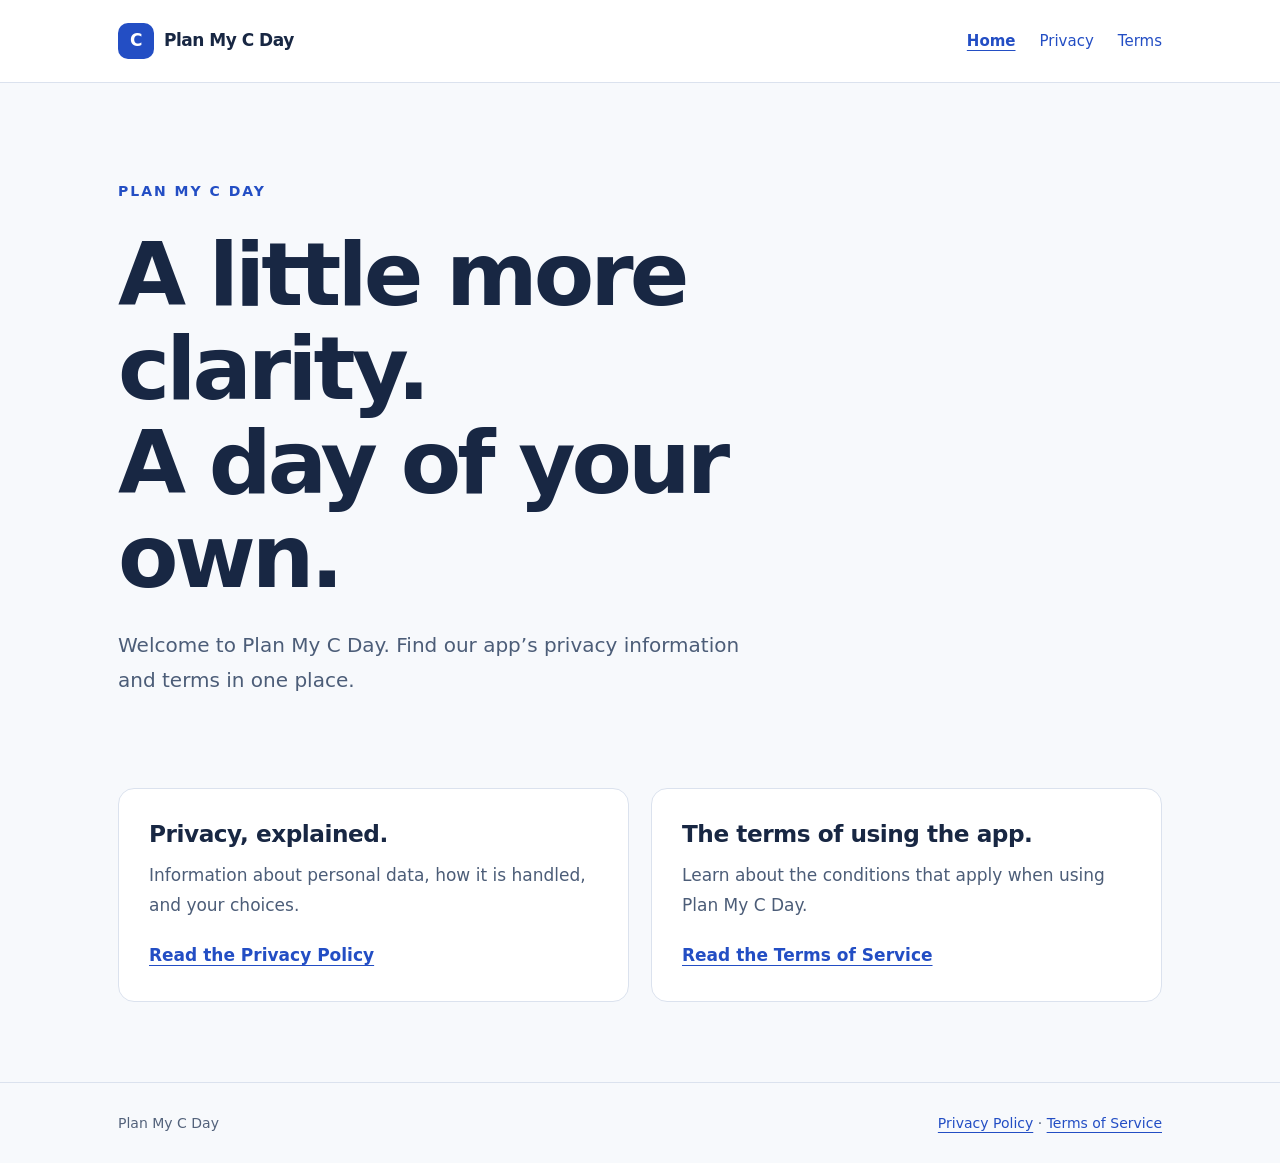
<file: index.html>
<!doctype html>
<html lang="en"><head><meta charset="utf-8"><meta name="viewport" content="width=device-width, initial-scale=1"><meta name="description" content="Home — Plan My C Day."><meta name="robots" content="noindex"><title>Home | Plan My C Day</title><link rel="stylesheet" href="styles.css"><link rel="icon" href="data:image/svg+xml,%3Csvg xmlns='http://www.w3.org/2000/svg' viewBox='0 0 32 32'%3E%3Crect width='32' height='32' rx='8' fill='%23234ec4'/%3E%3Ctext x='16' y='23' text-anchor='middle' font-family='sans-serif' font-size='23' fill='white'%3EC%3C/text%3E%3C/svg%3E"></head>
<body><a class="skip" href="#main">Skip to content</a><header><div class="wrap"><a class="brand" href="index.html"><span aria-hidden="true">C</span>Plan My C Day</a><nav aria-label="Main navigation"><a href="index.html" aria-current="page">Home</a><a href="privacy/index.html">Privacy</a><a href="terms/index.html">Terms</a></nav></div></header><main id="main" class="wrap"><section class="hero"><div class="eyebrow">Plan My C Day</div><h1>A little more clarity.<br>A day of your own.</h1><p class="lead">Welcome to Plan My C Day. Find our app’s privacy information and terms in one place.</p></section><section class="cards" aria-label="App information"><article class="card"><h2>Privacy, explained.</h2><p>Information about personal data, how it is handled, and your choices.</p><a href="privacy/index.html">Read the Privacy Policy</a></article><article class="card"><h2>The terms of using the app.</h2><p>Learn about the conditions that apply when using Plan My C Day.</p><a href="terms/index.html">Read the Terms of Service</a></article></section></main><footer><div class="wrap"><span>Plan My C Day</span><span><a href="privacy/index.html">Privacy Policy</a> · <a href="terms/index.html">Terms of Service</a></span></div></footer></body></html>
</file>
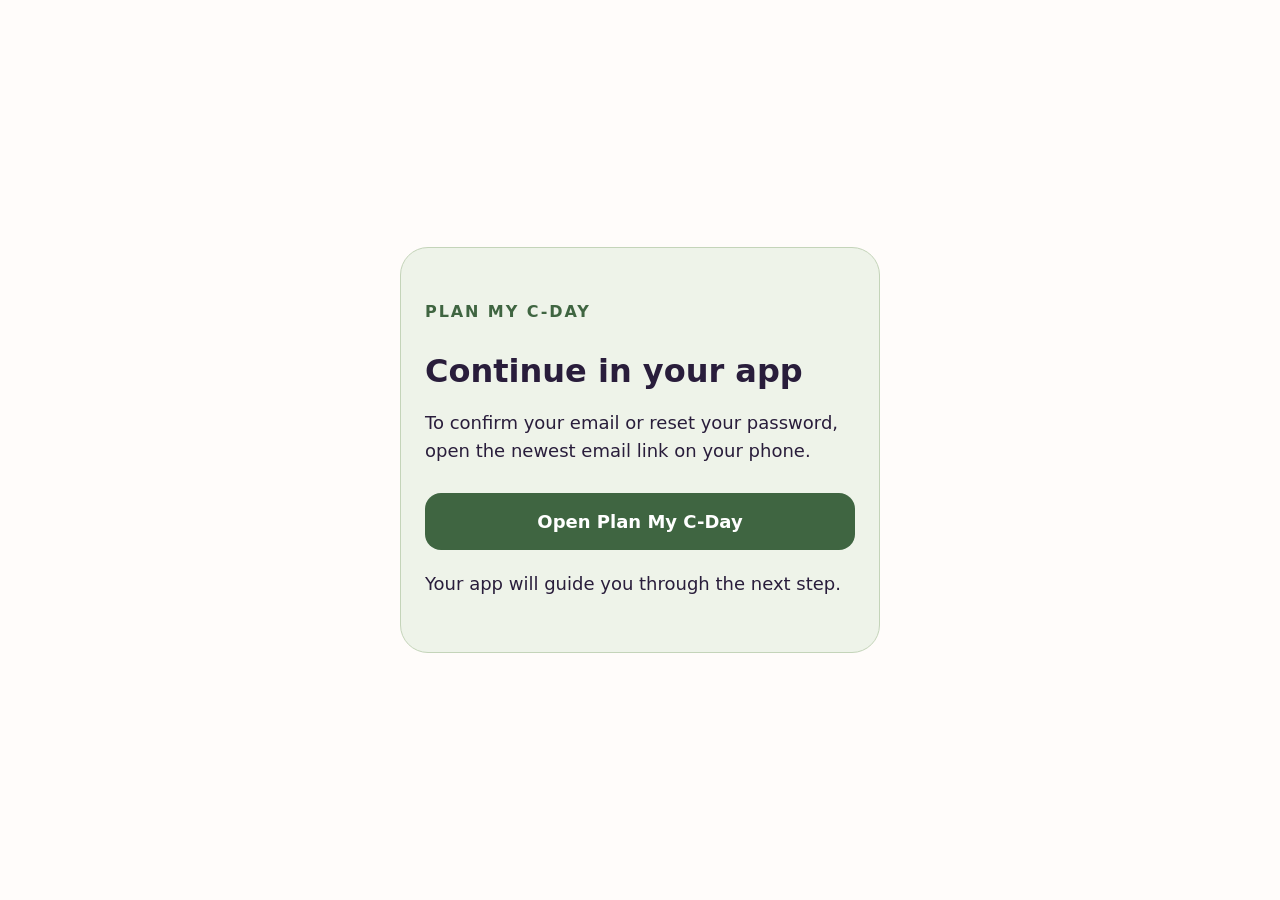
<file: auth/index.html>
<!doctype html>
<html lang="en">
<head>
  <meta charset="utf-8">
  <meta name="viewport" content="width=device-width, initial-scale=1">
  <meta name="referrer" content="no-referrer">
  <meta name="robots" content="noindex,nofollow">
  <meta http-equiv="Content-Security-Policy" content="default-src 'none'; script-src 'self'; style-src 'self'; img-src 'self' data:; base-uri 'none'; form-action 'none'">
  <title>Return to Plan My C-Day</title>
  <link rel="icon" href="data:image/svg+xml,%3Csvg xmlns='http://www.w3.org/2000/svg' viewBox='0 0 32 32'%3E%3Crect width='32' height='32' rx='8' fill='%233f6541'/%3E%3Ctext x='8' y='24' font-size='24' fill='white'%3EC%3C/text%3E%3C/svg%3E">
  <link rel="stylesheet" href="./style.css">
  <script src="./handoff.js" defer></script>
</head>
<body><main>
  <p class="brand">PLAN MY C-DAY</p>
  <h1 id="title">Continue in your app</h1>
  <p id="message" role="status">Open this email link on the phone where Plan My C-Day is installed.</p>
  <a id="open" href="mobile://me">Open Plan My C-Day</a>
  <p id="help">Your app will guide you through the next step.</p>
  <noscript>Enable JavaScript, then reopen the newest link from your email to continue.</noscript>
</main></body></html>
</file>
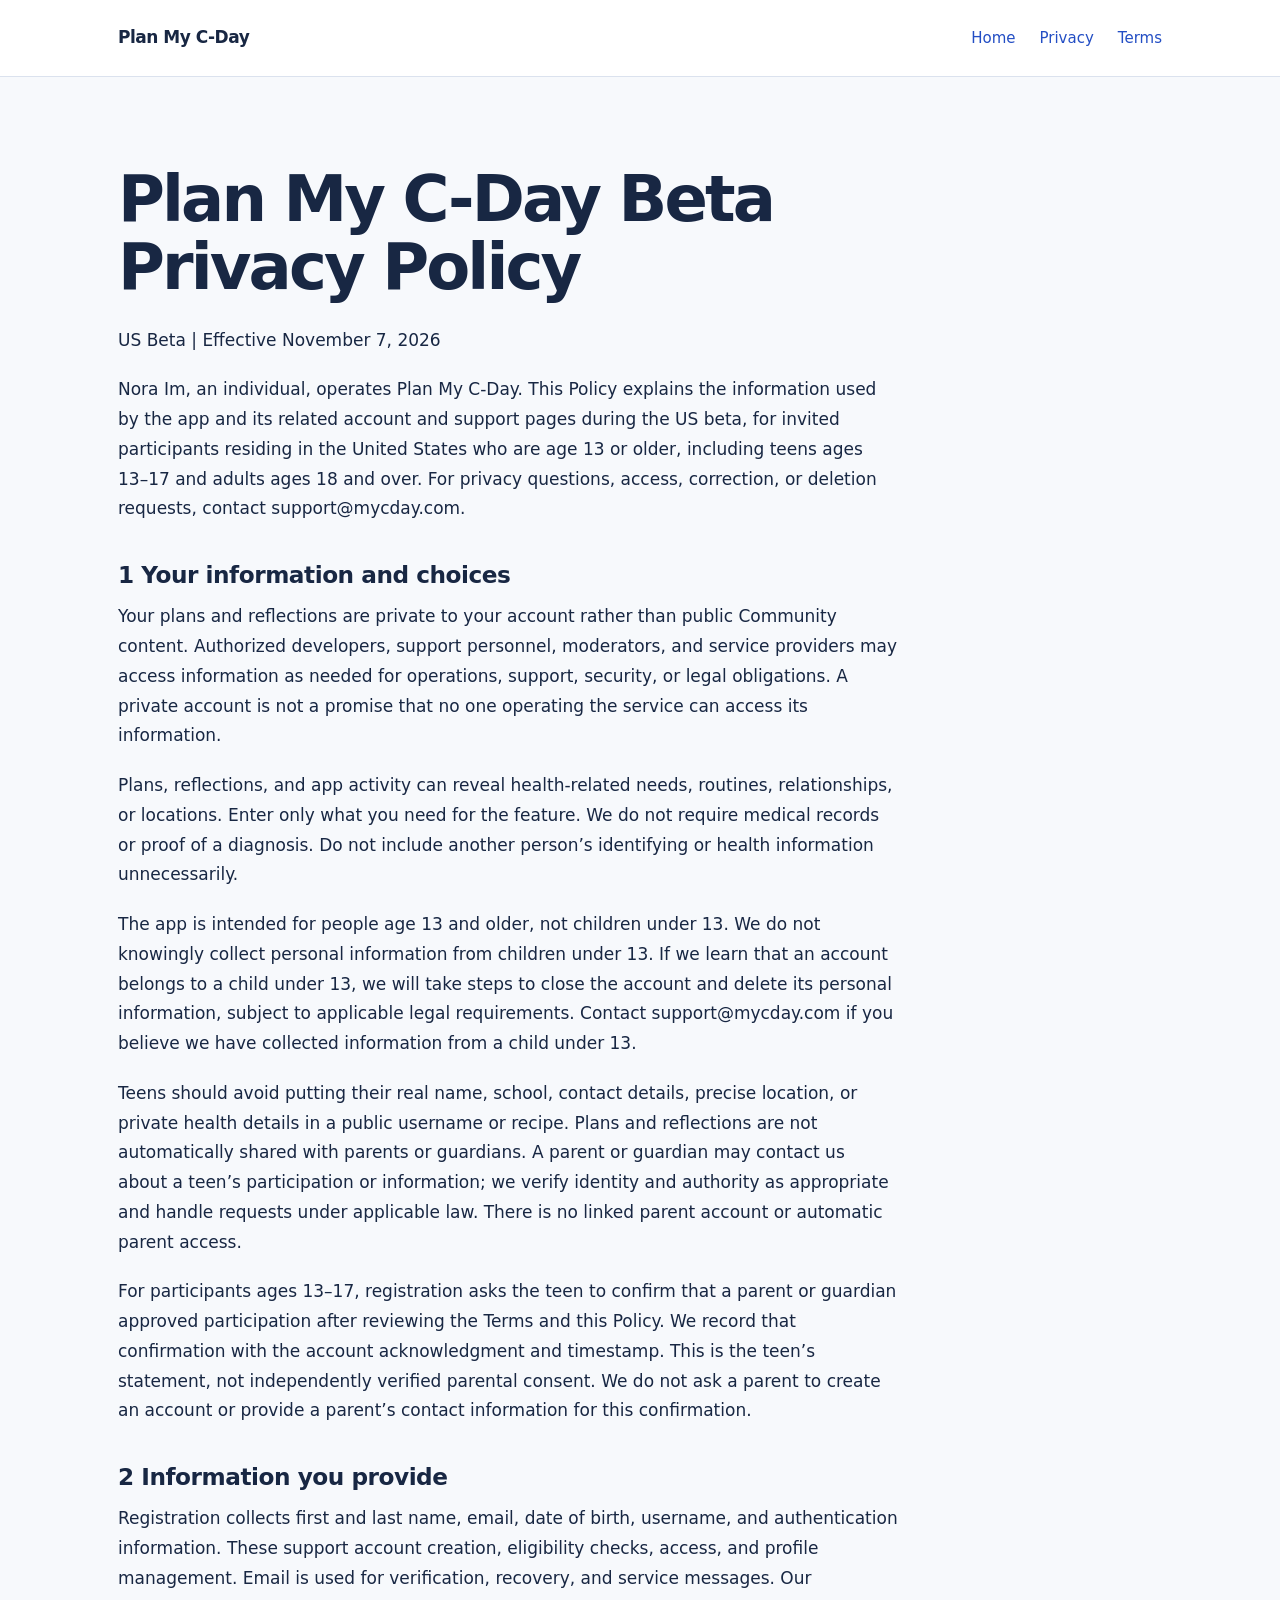
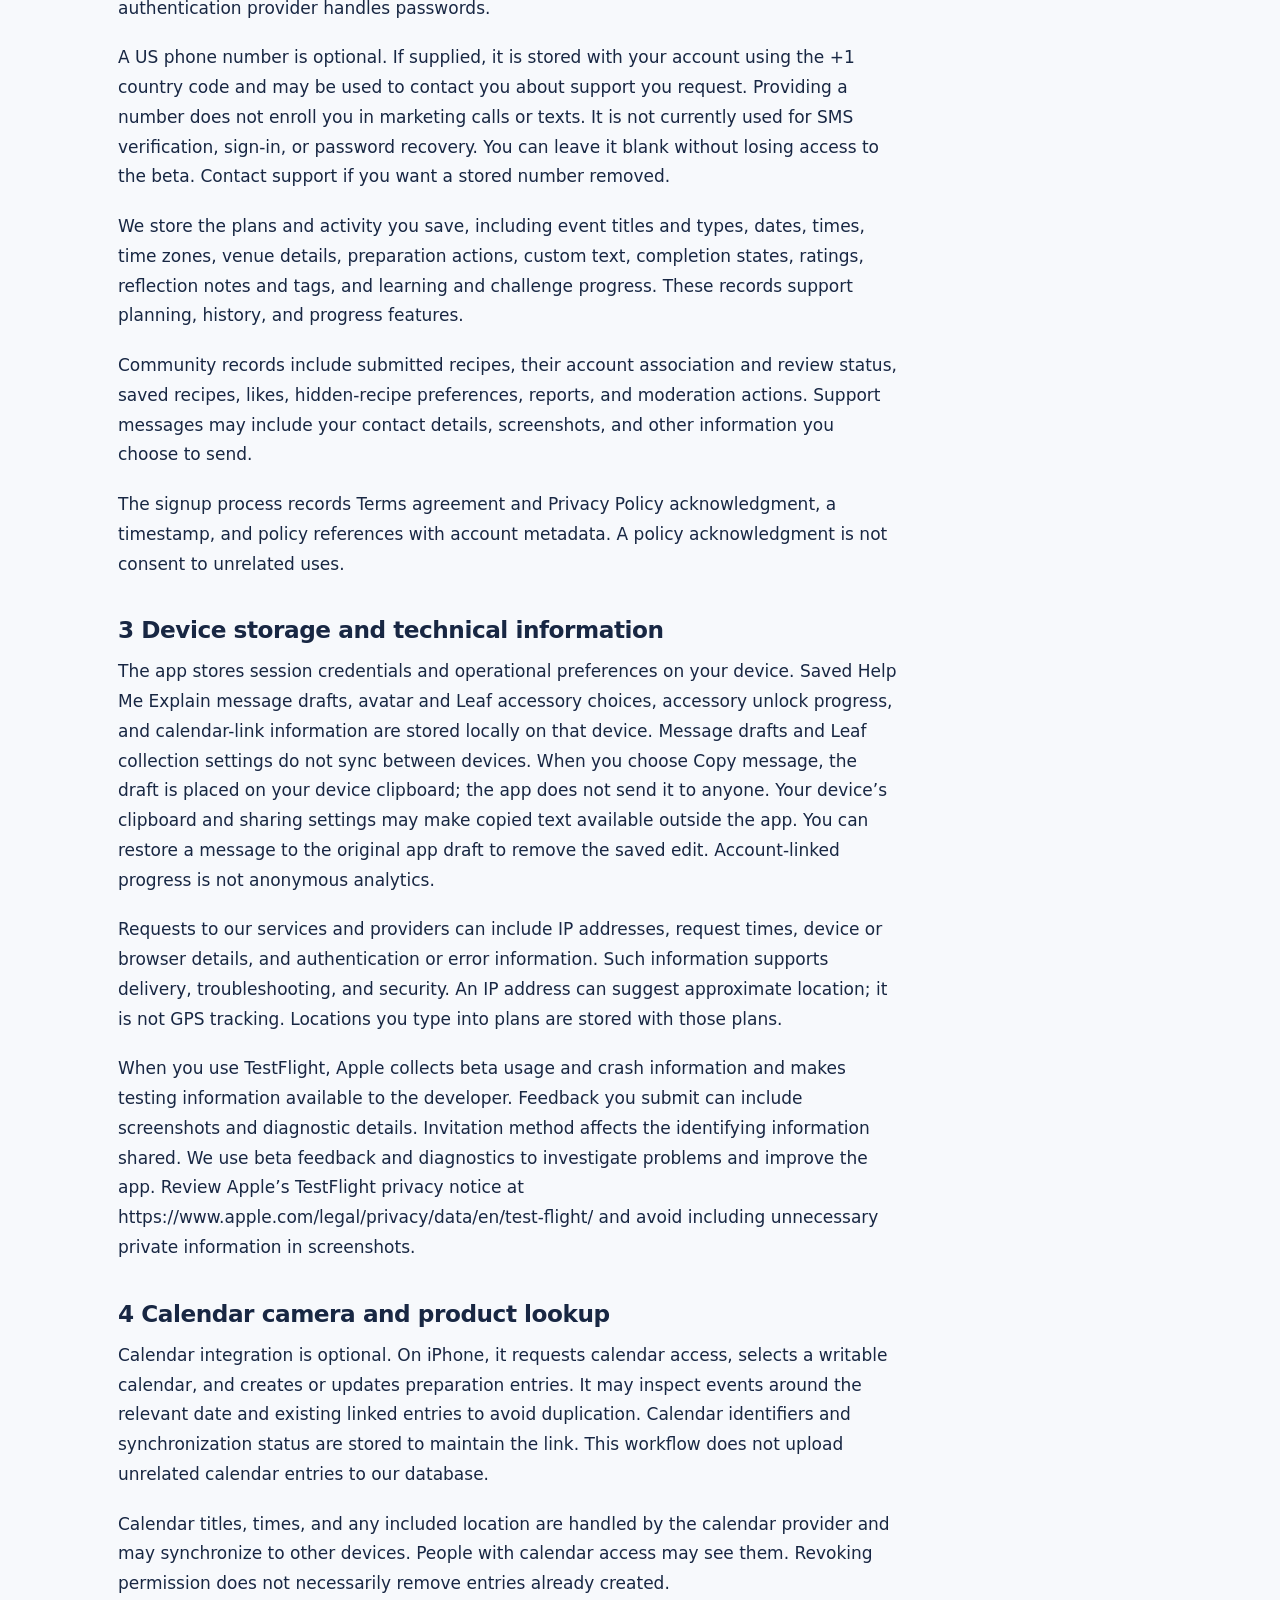
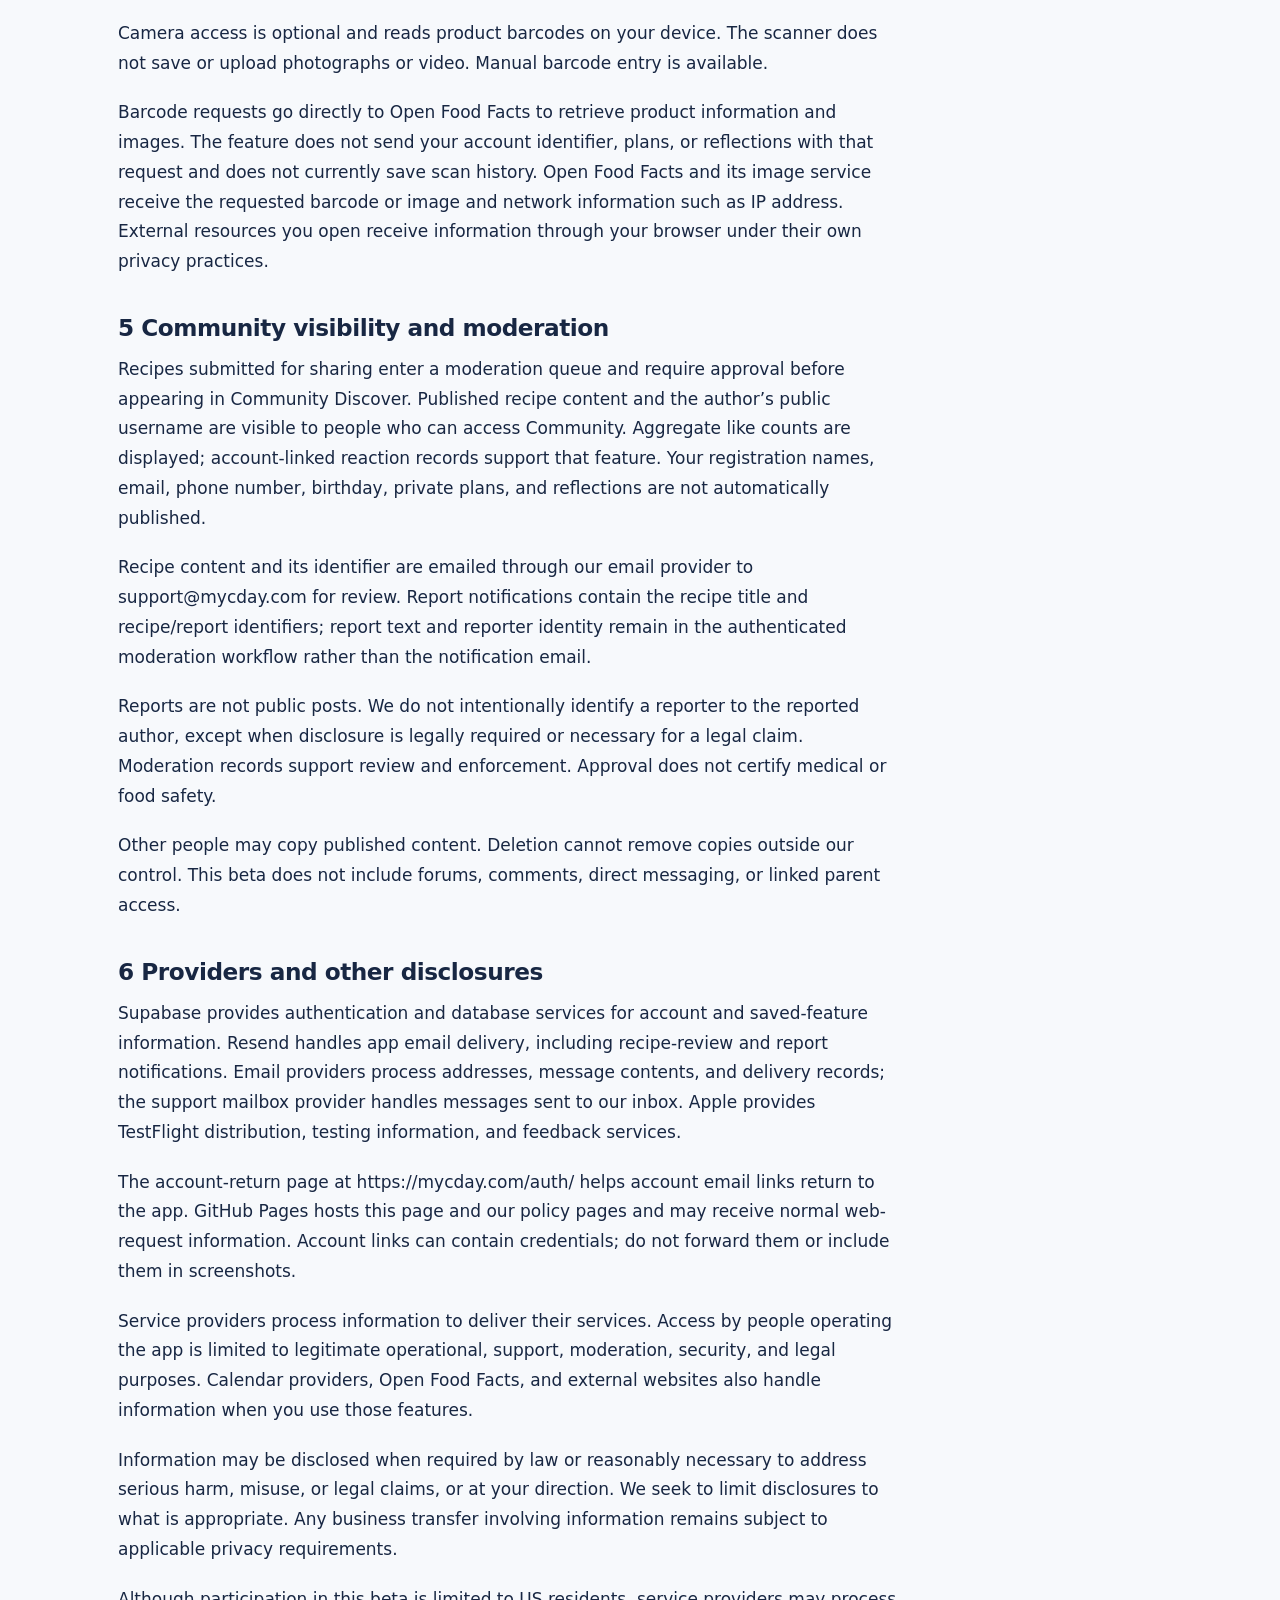
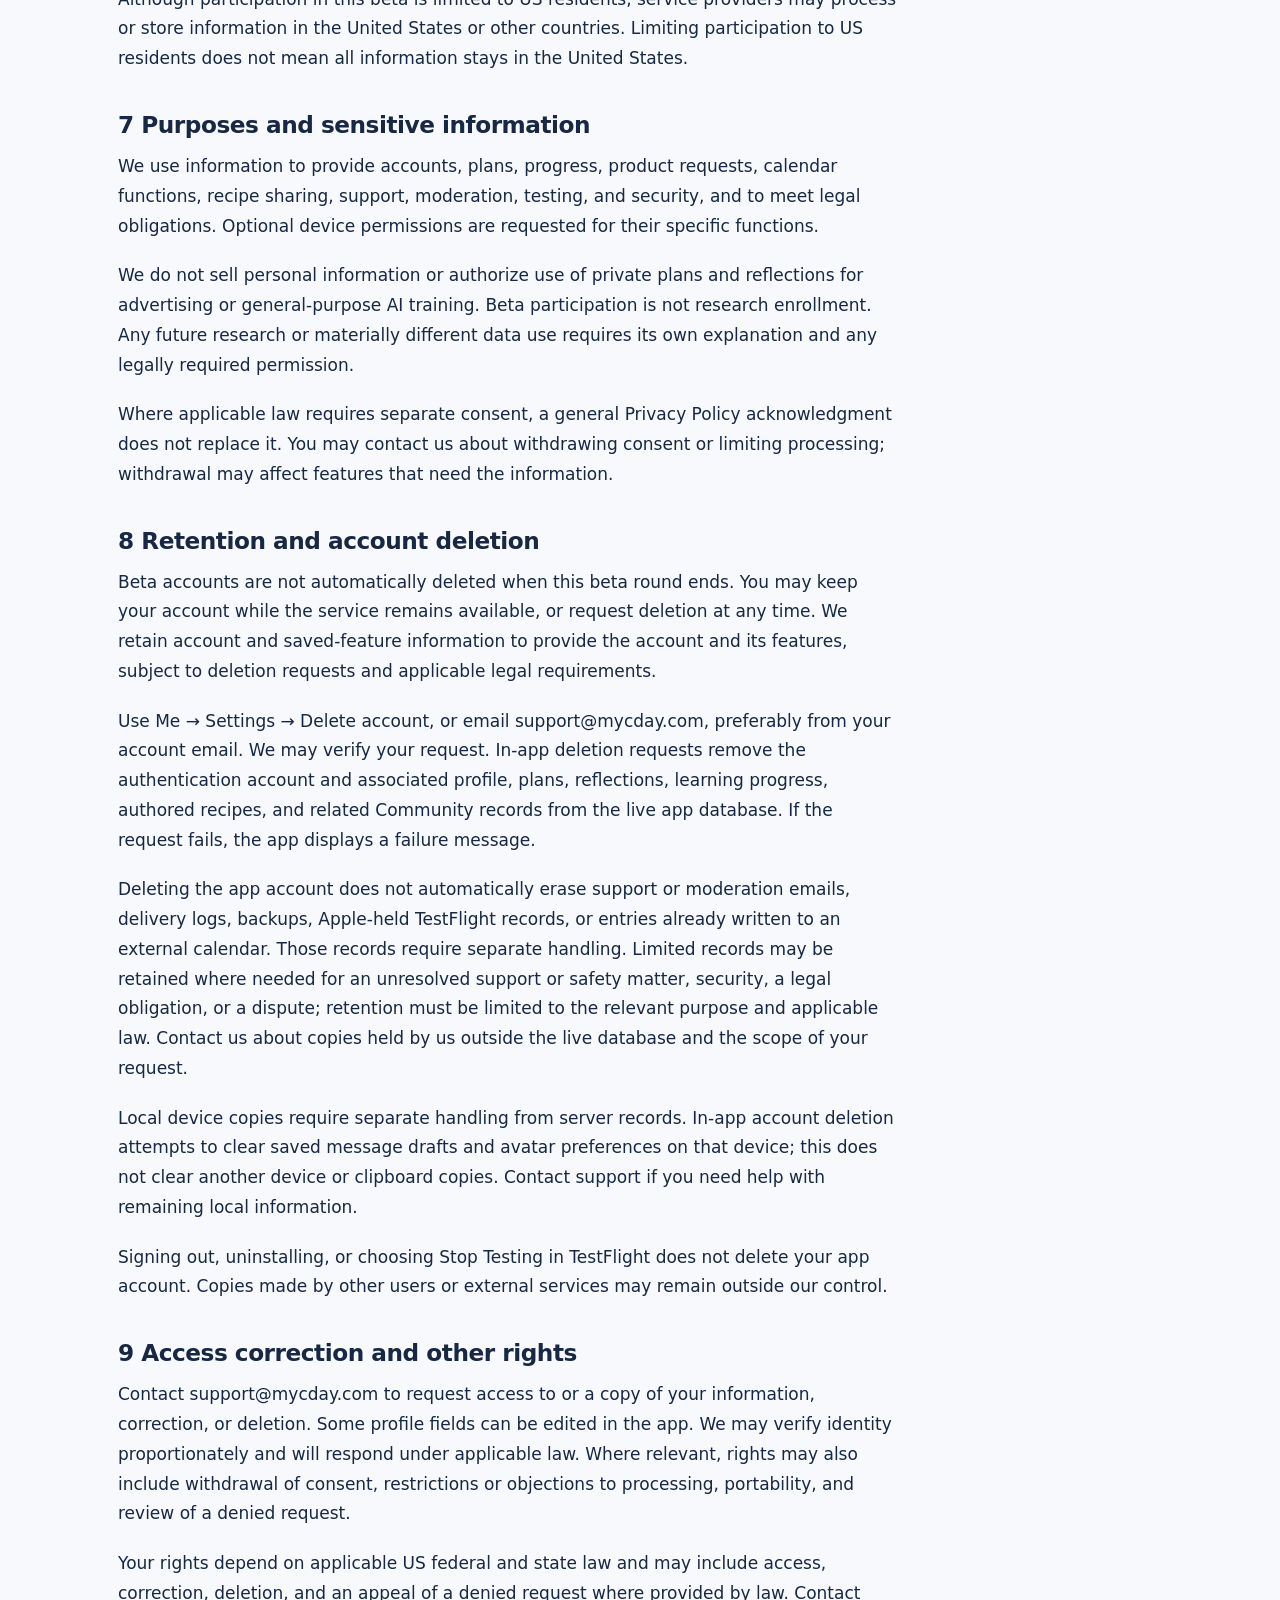
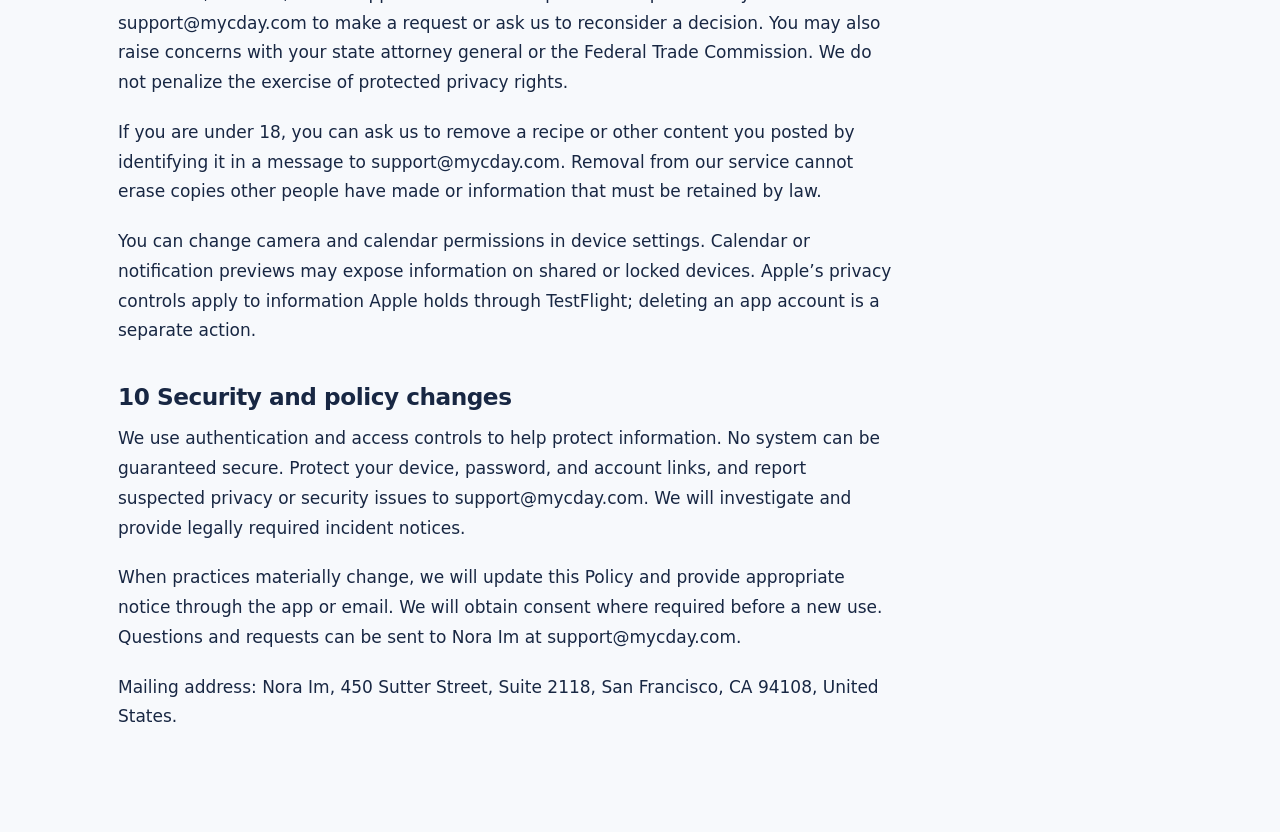
<file: privacy/index.html>
<!doctype html><html lang="en"><head><meta charset="utf-8"><meta name="viewport" content="width=device-width, initial-scale=1"><meta name="robots" content="noindex"><title>Privacy Policy | Plan My C-Day</title><link rel="stylesheet" href="/styles.css"></head><body><a class="skip" href="#main">Skip to content</a><header><div class="wrap"><a class="brand" href="/">Plan My C-Day</a><nav aria-label="Main navigation"><a href="/">Home</a><a href="/privacy/">Privacy</a><a href="/terms/">Terms</a></nav></div></header><main id="main" class="wrap"><article class="legal">
<h1>Plan My C-Day Beta Privacy Policy</h1>
<p>US Beta | Effective November 7, 2026</p>
<p>Nora Im, an individual, operates Plan My C-Day. This Policy explains the information used by the app and its related account and support pages during the US beta, for invited participants residing in the United States who are age 13 or older, including teens ages 13–17 and adults ages 18 and over. For privacy questions, access, correction, or deletion requests, contact support@mycday.com.</p>
<h2>1 Your information and choices</h2>
<p>Your plans and reflections are private to your account rather than public Community content. Authorized developers, support personnel, moderators, and service providers may access information as needed for operations, support, security, or legal obligations. A private account is not a promise that no one operating the service can access its information.</p>
<p>Plans, reflections, and app activity can reveal health-related needs, routines, relationships, or locations. Enter only what you need for the feature. We do not require medical records or proof of a diagnosis. Do not include another person’s identifying or health information unnecessarily.</p>
<p>The app is intended for people age 13 and older, not children under 13. We do not knowingly collect personal information from children under 13. If we learn that an account belongs to a child under 13, we will take steps to close the account and delete its personal information, subject to applicable legal requirements. Contact support@mycday.com if you believe we have collected information from a child under 13.</p>
<p>Teens should avoid putting their real name, school, contact details, precise location, or private health details in a public username or recipe. Plans and reflections are not automatically shared with parents or guardians. A parent or guardian may contact us about a teen’s participation or information; we verify identity and authority as appropriate and handle requests under applicable law. There is no linked parent account or automatic parent access.</p>
<p>For participants ages 13–17, registration asks the teen to confirm that a parent or guardian approved participation after reviewing the Terms and this Policy. We record that confirmation with the account acknowledgment and timestamp. This is the teen’s statement, not independently verified parental consent. We do not ask a parent to create an account or provide a parent’s contact information for this confirmation.</p>
<h2>2 Information you provide</h2>
<p>Registration collects first and last name, email, date of birth, username, and authentication information. These support account creation, eligibility checks, access, and profile management. Email is used for verification, recovery, and service messages. Our authentication provider handles passwords.</p>
<p>A US phone number is optional. If supplied, it is stored with your account using the +1 country code and may be used to contact you about support you request. Providing a number does not enroll you in marketing calls or texts. It is not currently used for SMS verification, sign-in, or password recovery. You can leave it blank without losing access to the beta. Contact support if you want a stored number removed.</p>
<p>We store the plans and activity you save, including event titles and types, dates, times, time zones, venue details, preparation actions, custom text, completion states, ratings, reflection notes and tags, and learning and challenge progress. These records support planning, history, and progress features.</p>
<p>Community records include submitted recipes, their account association and review status, saved recipes, likes, hidden-recipe preferences, reports, and moderation actions. Support messages may include your contact details, screenshots, and other information you choose to send.</p>
<p>The signup process records Terms agreement and Privacy Policy acknowledgment, a timestamp, and policy references with account metadata. A policy acknowledgment is not consent to unrelated uses.</p>
<h2>3 Device storage and technical information</h2>
<p>The app stores session credentials and operational preferences on your device. Saved Help Me Explain message drafts, avatar and Leaf accessory choices, accessory unlock progress, and calendar-link information are stored locally on that device. Message drafts and Leaf collection settings do not sync between devices. When you choose Copy message, the draft is placed on your device clipboard; the app does not send it to anyone. Your device’s clipboard and sharing settings may make copied text available outside the app. You can restore a message to the original app draft to remove the saved edit. Account-linked progress is not anonymous analytics.</p>
<p>Requests to our services and providers can include IP addresses, request times, device or browser details, and authentication or error information. Such information supports delivery, troubleshooting, and security. An IP address can suggest approximate location; it is not GPS tracking. Locations you type into plans are stored with those plans.</p>
<p>When you use TestFlight, Apple collects beta usage and crash information and makes testing information available to the developer. Feedback you submit can include screenshots and diagnostic details. Invitation method affects the identifying information shared. We use beta feedback and diagnostics to investigate problems and improve the app. Review Apple’s TestFlight privacy notice at https://www.apple.com/legal/privacy/data/en/test-flight/ and avoid including unnecessary private information in screenshots.</p>
<h2>4 Calendar camera and product lookup</h2>
<p>Calendar integration is optional. On iPhone, it requests calendar access, selects a writable calendar, and creates or updates preparation entries. It may inspect events around the relevant date and existing linked entries to avoid duplication. Calendar identifiers and synchronization status are stored to maintain the link. This workflow does not upload unrelated calendar entries to our database.</p>
<p>Calendar titles, times, and any included location are handled by the calendar provider and may synchronize to other devices. People with calendar access may see them. Revoking permission does not necessarily remove entries already created.</p>
<p>Camera access is optional and reads product barcodes on your device. The scanner does not save or upload photographs or video. Manual barcode entry is available.</p>
<p>Barcode requests go directly to Open Food Facts to retrieve product information and images. The feature does not send your account identifier, plans, or reflections with that request and does not currently save scan history. Open Food Facts and its image service receive the requested barcode or image and network information such as IP address. External resources you open receive information through your browser under their own privacy practices.</p>
<h2>5 Community visibility and moderation</h2>
<p>Recipes submitted for sharing enter a moderation queue and require approval before appearing in Community Discover. Published recipe content and the author’s public username are visible to people who can access Community. Aggregate like counts are displayed; account-linked reaction records support that feature. Your registration names, email, phone number, birthday, private plans, and reflections are not automatically published.</p>
<p>Recipe content and its identifier are emailed through our email provider to support@mycday.com for review. Report notifications contain the recipe title and recipe/report identifiers; report text and reporter identity remain in the authenticated moderation workflow rather than the notification email.</p>
<p>Reports are not public posts. We do not intentionally identify a reporter to the reported author, except when disclosure is legally required or necessary for a legal claim. Moderation records support review and enforcement. Approval does not certify medical or food safety.</p>
<p>Other people may copy published content. Deletion cannot remove copies outside our control. This beta does not include forums, comments, direct messaging, or linked parent access.</p>
<h2>6 Providers and other disclosures</h2>
<p>Supabase provides authentication and database services for account and saved-feature information. Resend handles app email delivery, including recipe-review and report notifications. Email providers process addresses, message contents, and delivery records; the support mailbox provider handles messages sent to our inbox. Apple provides TestFlight distribution, testing information, and feedback services.</p>
<p>The account-return page at https://mycday.com/auth/ helps account email links return to the app. GitHub Pages hosts this page and our policy pages and may receive normal web-request information. Account links can contain credentials; do not forward them or include them in screenshots.</p>
<p>Service providers process information to deliver their services. Access by people operating the app is limited to legitimate operational, support, moderation, security, and legal purposes. Calendar providers, Open Food Facts, and external websites also handle information when you use those features.</p>
<p>Information may be disclosed when required by law or reasonably necessary to address serious harm, misuse, or legal claims, or at your direction. We seek to limit disclosures to what is appropriate. Any business transfer involving information remains subject to applicable privacy requirements.</p>
<p>Although participation in this beta is limited to US residents, service providers may process or store information in the United States or other countries. Limiting participation to US residents does not mean all information stays in the United States.</p>
<h2>7 Purposes and sensitive information</h2>
<p>We use information to provide accounts, plans, progress, product requests, calendar functions, recipe sharing, support, moderation, testing, and security, and to meet legal obligations. Optional device permissions are requested for their specific functions.</p>
<p>We do not sell personal information or authorize use of private plans and reflections for advertising or general-purpose AI training. Beta participation is not research enrollment. Any future research or materially different data use requires its own explanation and any legally required permission.</p>
<p>Where applicable law requires separate consent, a general Privacy Policy acknowledgment does not replace it. You may contact us about withdrawing consent or limiting processing; withdrawal may affect features that need the information.</p>
<h2>8 Retention and account deletion</h2>
<p>Beta accounts are not automatically deleted when this beta round ends. You may keep your account while the service remains available, or request deletion at any time. We retain account and saved-feature information to provide the account and its features, subject to deletion requests and applicable legal requirements.</p>
<p>Use Me → Settings → Delete account, or email support@mycday.com, preferably from your account email. We may verify your request. In-app deletion requests remove the authentication account and associated profile, plans, reflections, learning progress, authored recipes, and related Community records from the live app database. If the request fails, the app displays a failure message.</p>
<p>Deleting the app account does not automatically erase support or moderation emails, delivery logs, backups, Apple-held TestFlight records, or entries already written to an external calendar. Those records require separate handling. Limited records may be retained where needed for an unresolved support or safety matter, security, a legal obligation, or a dispute; retention must be limited to the relevant purpose and applicable law. Contact us about copies held by us outside the live database and the scope of your request.</p>
<p>Local device copies require separate handling from server records. In-app account deletion attempts to clear saved message drafts and avatar preferences on that device; this does not clear another device or clipboard copies. Contact support if you need help with remaining local information.</p>
<p>Signing out, uninstalling, or choosing Stop Testing in TestFlight does not delete your app account. Copies made by other users or external services may remain outside our control.</p>
<h2>9 Access correction and other rights</h2>
<p>Contact support@mycday.com to request access to or a copy of your information, correction, or deletion. Some profile fields can be edited in the app. We may verify identity proportionately and will respond under applicable law. Where relevant, rights may also include withdrawal of consent, restrictions or objections to processing, portability, and review of a denied request.</p>
<p>Your rights depend on applicable US federal and state law and may include access, correction, deletion, and an appeal of a denied request where provided by law. Contact support@mycday.com to make a request or ask us to reconsider a decision. You may also raise concerns with your state attorney general or the Federal Trade Commission. We do not penalize the exercise of protected privacy rights.</p>
<p>If you are under 18, you can ask us to remove a recipe or other content you posted by identifying it in a message to support@mycday.com. Removal from our service cannot erase copies other people have made or information that must be retained by law.</p>
<p>You can change camera and calendar permissions in device settings. Calendar or notification previews may expose information on shared or locked devices. Apple’s privacy controls apply to information Apple holds through TestFlight; deleting an app account is a separate action.</p>
<h2>10 Security and policy changes</h2>
<p>We use authentication and access controls to help protect information. No system can be guaranteed secure. Protect your device, password, and account links, and report suspected privacy or security issues to support@mycday.com. We will investigate and provide legally required incident notices.</p>
<p>When practices materially change, we will update this Policy and provide appropriate notice through the app or email. We will obtain consent where required before a new use. Questions and requests can be sent to Nora Im at support@mycday.com.</p>
<p>Mailing address: Nora Im, 450 Sutter Street, Suite 2118, San Francisco, CA 94108, United States.</p>
</article></main></body></html>
</file>
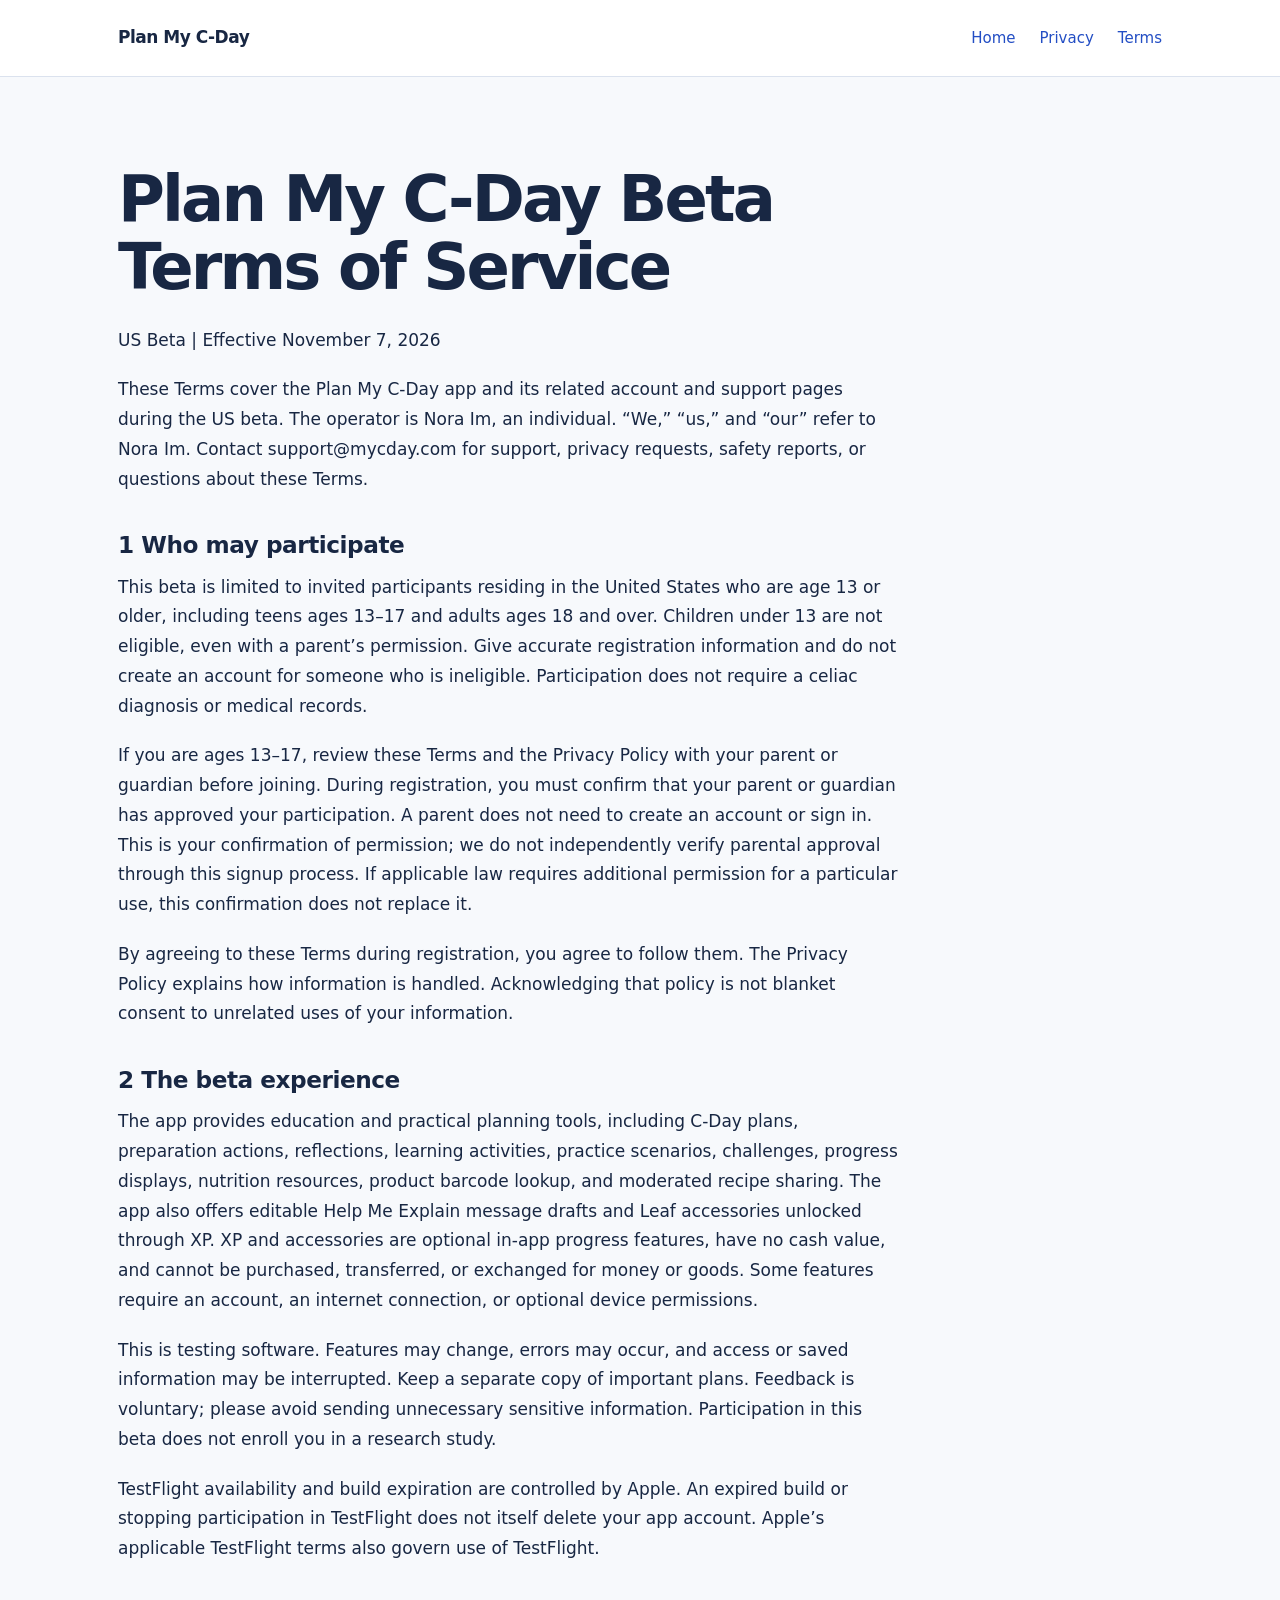
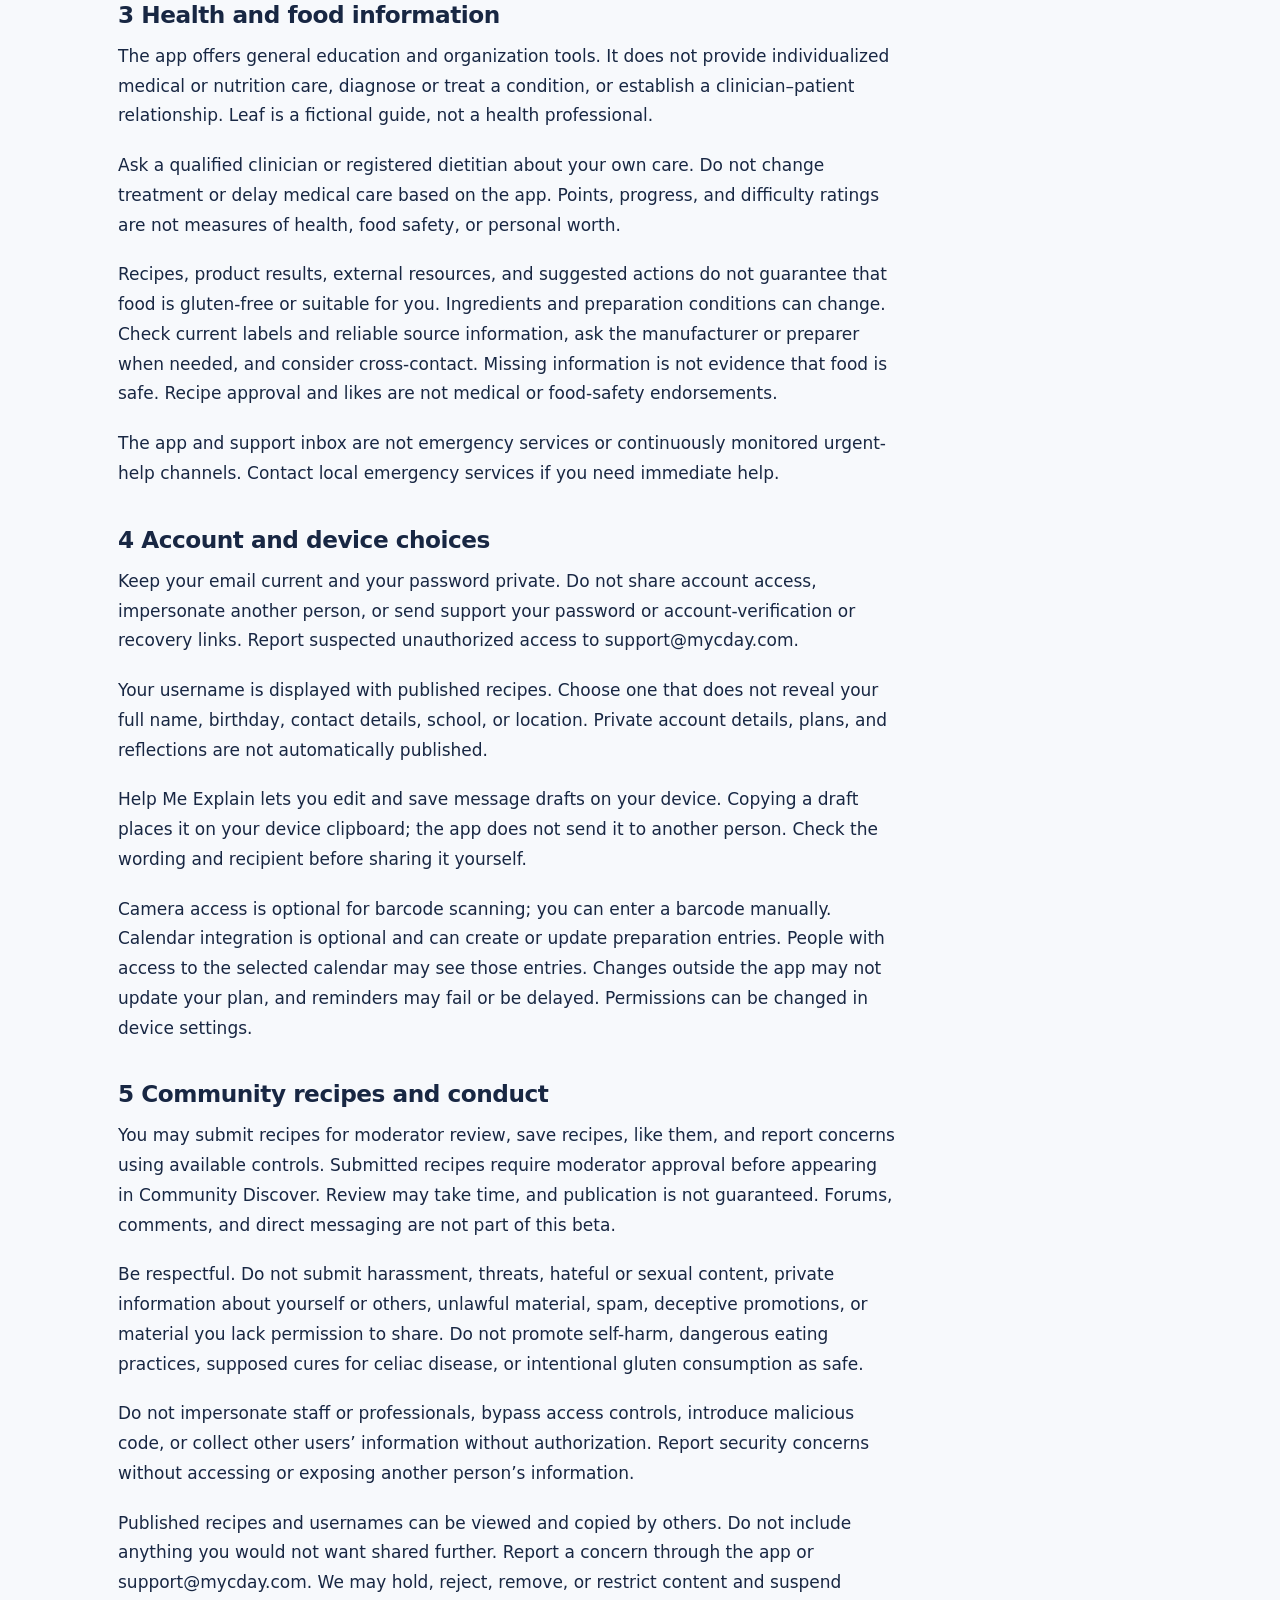
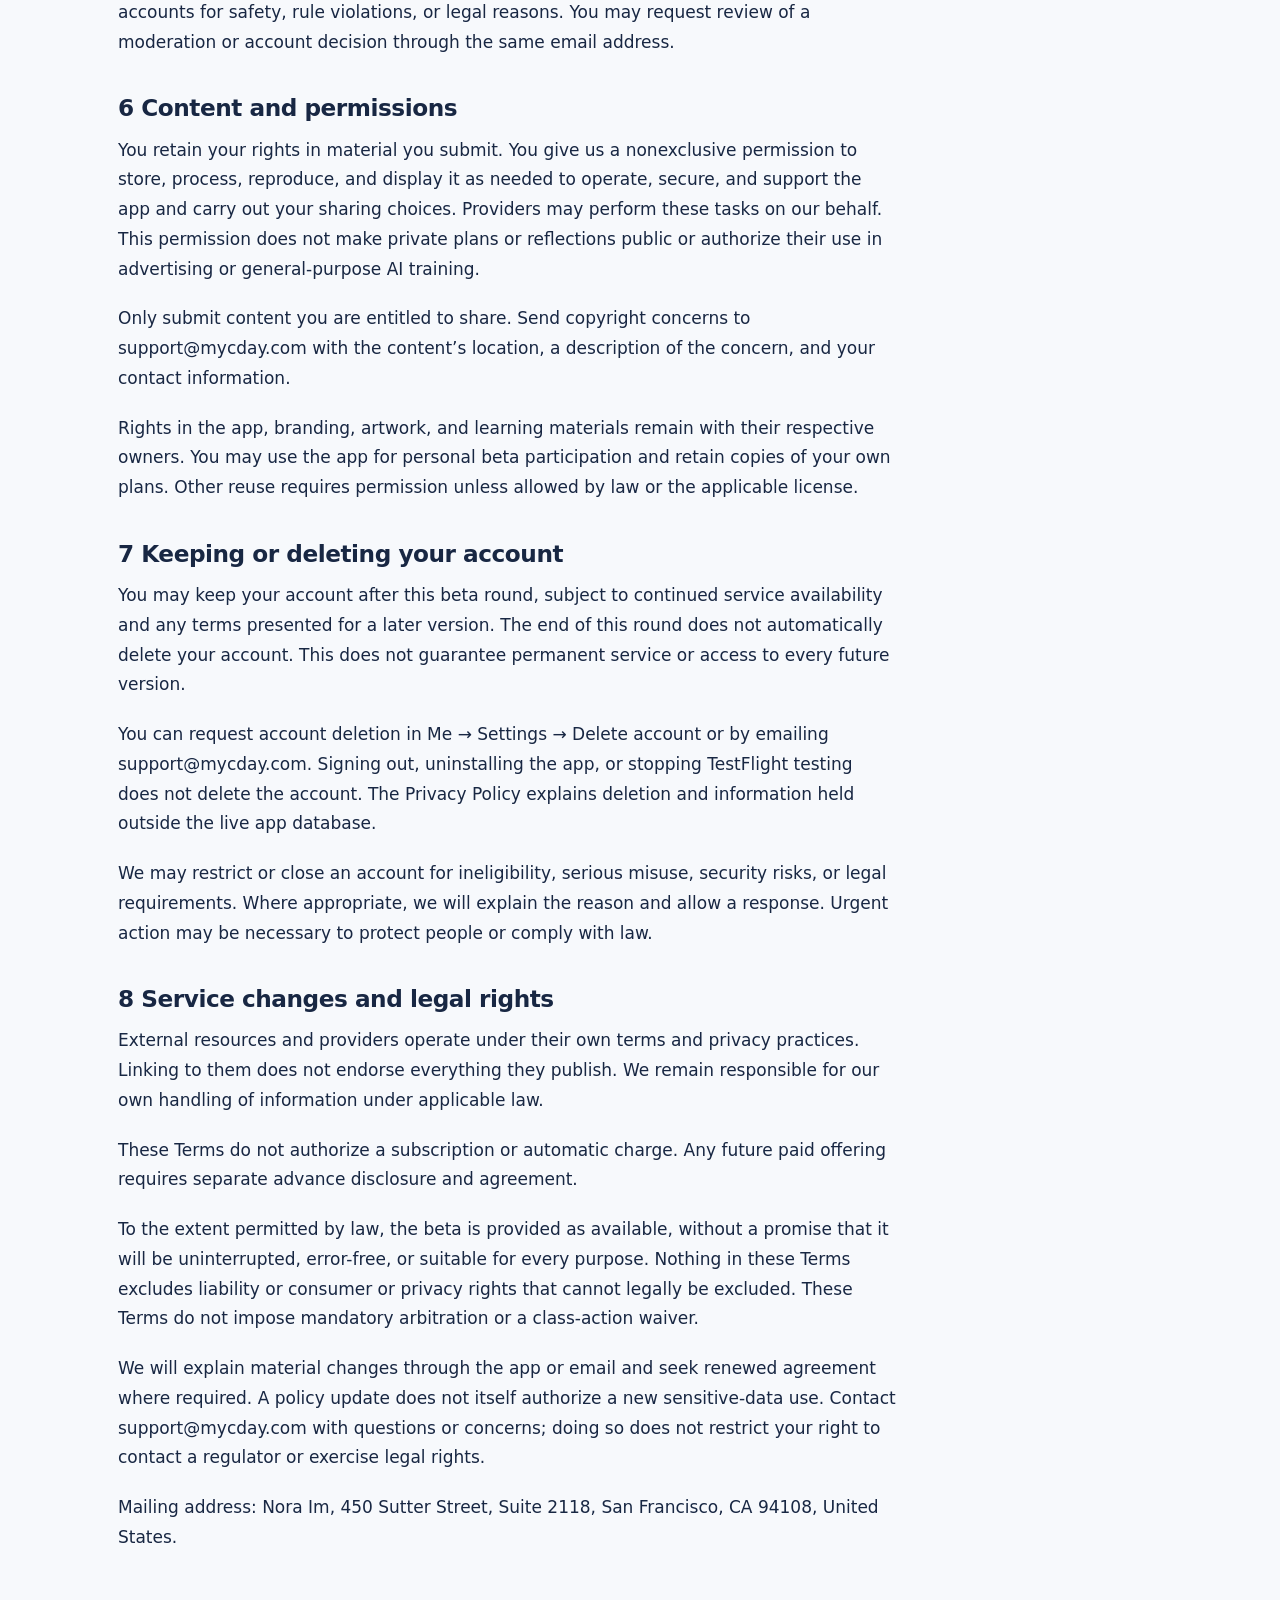
<file: terms/index.html>
<!doctype html><html lang="en"><head><meta charset="utf-8"><meta name="viewport" content="width=device-width, initial-scale=1"><meta name="robots" content="noindex"><title>Terms of Service | Plan My C-Day</title><link rel="stylesheet" href="/styles.css"></head><body><a class="skip" href="#main">Skip to content</a><header><div class="wrap"><a class="brand" href="/">Plan My C-Day</a><nav aria-label="Main navigation"><a href="/">Home</a><a href="/privacy/">Privacy</a><a href="/terms/">Terms</a></nav></div></header><main id="main" class="wrap"><article class="legal">
<h1>Plan My C-Day Beta Terms of Service</h1>
<p>US Beta | Effective November 7, 2026</p>
<p>These Terms cover the Plan My C-Day app and its related account and support pages during the US beta. The operator is Nora Im, an individual. “We,” “us,” and “our” refer to Nora Im. Contact support@mycday.com for support, privacy requests, safety reports, or questions about these Terms.</p>
<h2>1 Who may participate</h2>
<p>This beta is limited to invited participants residing in the United States who are age 13 or older, including teens ages 13–17 and adults ages 18 and over. Children under 13 are not eligible, even with a parent’s permission. Give accurate registration information and do not create an account for someone who is ineligible. Participation does not require a celiac diagnosis or medical records.</p>
<p>If you are ages 13–17, review these Terms and the Privacy Policy with your parent or guardian before joining. During registration, you must confirm that your parent or guardian has approved your participation. A parent does not need to create an account or sign in. This is your confirmation of permission; we do not independently verify parental approval through this signup process. If applicable law requires additional permission for a particular use, this confirmation does not replace it.</p>
<p>By agreeing to these Terms during registration, you agree to follow them. The Privacy Policy explains how information is handled. Acknowledging that policy is not blanket consent to unrelated uses of your information.</p>
<h2>2 The beta experience</h2>
<p>The app provides education and practical planning tools, including C-Day plans, preparation actions, reflections, learning activities, practice scenarios, challenges, progress displays, nutrition resources, product barcode lookup, and moderated recipe sharing. The app also offers editable Help Me Explain message drafts and Leaf accessories unlocked through XP. XP and accessories are optional in-app progress features, have no cash value, and cannot be purchased, transferred, or exchanged for money or goods. Some features require an account, an internet connection, or optional device permissions.</p>
<p>This is testing software. Features may change, errors may occur, and access or saved information may be interrupted. Keep a separate copy of important plans. Feedback is voluntary; please avoid sending unnecessary sensitive information. Participation in this beta does not enroll you in a research study.</p>
<p>TestFlight availability and build expiration are controlled by Apple. An expired build or stopping participation in TestFlight does not itself delete your app account. Apple’s applicable TestFlight terms also govern use of TestFlight.</p>
<h2>3 Health and food information</h2>
<p>The app offers general education and organization tools. It does not provide individualized medical or nutrition care, diagnose or treat a condition, or establish a clinician–patient relationship. Leaf is a fictional guide, not a health professional.</p>
<p>Ask a qualified clinician or registered dietitian about your own care. Do not change treatment or delay medical care based on the app. Points, progress, and difficulty ratings are not measures of health, food safety, or personal worth.</p>
<p>Recipes, product results, external resources, and suggested actions do not guarantee that food is gluten-free or suitable for you. Ingredients and preparation conditions can change. Check current labels and reliable source information, ask the manufacturer or preparer when needed, and consider cross-contact. Missing information is not evidence that food is safe. Recipe approval and likes are not medical or food-safety endorsements.</p>
<p>The app and support inbox are not emergency services or continuously monitored urgent-help channels. Contact local emergency services if you need immediate help.</p>
<h2>4 Account and device choices</h2>
<p>Keep your email current and your password private. Do not share account access, impersonate another person, or send support your password or account-verification or recovery links. Report suspected unauthorized access to support@mycday.com.</p>
<p>Your username is displayed with published recipes. Choose one that does not reveal your full name, birthday, contact details, school, or location. Private account details, plans, and reflections are not automatically published.</p>
<p>Help Me Explain lets you edit and save message drafts on your device. Copying a draft places it on your device clipboard; the app does not send it to another person. Check the wording and recipient before sharing it yourself.</p>
<p>Camera access is optional for barcode scanning; you can enter a barcode manually. Calendar integration is optional and can create or update preparation entries. People with access to the selected calendar may see those entries. Changes outside the app may not update your plan, and reminders may fail or be delayed. Permissions can be changed in device settings.</p>
<h2>5 Community recipes and conduct</h2>
<p>You may submit recipes for moderator review, save recipes, like them, and report concerns using available controls. Submitted recipes require moderator approval before appearing in Community Discover. Review may take time, and publication is not guaranteed. Forums, comments, and direct messaging are not part of this beta.</p>
<p>Be respectful. Do not submit harassment, threats, hateful or sexual content, private information about yourself or others, unlawful material, spam, deceptive promotions, or material you lack permission to share. Do not promote self-harm, dangerous eating practices, supposed cures for celiac disease, or intentional gluten consumption as safe.</p>
<p>Do not impersonate staff or professionals, bypass access controls, introduce malicious code, or collect other users’ information without authorization. Report security concerns without accessing or exposing another person’s information.</p>
<p>Published recipes and usernames can be viewed and copied by others. Do not include anything you would not want shared further. Report a concern through the app or support@mycday.com. We may hold, reject, remove, or restrict content and suspend accounts for safety, rule violations, or legal reasons. You may request review of a moderation or account decision through the same email address.</p>
<h2>6 Content and permissions</h2>
<p>You retain your rights in material you submit. You give us a nonexclusive permission to store, process, reproduce, and display it as needed to operate, secure, and support the app and carry out your sharing choices. Providers may perform these tasks on our behalf. This permission does not make private plans or reflections public or authorize their use in advertising or general-purpose AI training.</p>
<p>Only submit content you are entitled to share. Send copyright concerns to support@mycday.com with the content’s location, a description of the concern, and your contact information.</p>
<p>Rights in the app, branding, artwork, and learning materials remain with their respective owners. You may use the app for personal beta participation and retain copies of your own plans. Other reuse requires permission unless allowed by law or the applicable license.</p>
<h2>7 Keeping or deleting your account</h2>
<p>You may keep your account after this beta round, subject to continued service availability and any terms presented for a later version. The end of this round does not automatically delete your account. This does not guarantee permanent service or access to every future version.</p>
<p>You can request account deletion in Me → Settings → Delete account or by emailing support@mycday.com. Signing out, uninstalling the app, or stopping TestFlight testing does not delete the account. The Privacy Policy explains deletion and information held outside the live app database.</p>
<p>We may restrict or close an account for ineligibility, serious misuse, security risks, or legal requirements. Where appropriate, we will explain the reason and allow a response. Urgent action may be necessary to protect people or comply with law.</p>
<h2>8 Service changes and legal rights</h2>
<p>External resources and providers operate under their own terms and privacy practices. Linking to them does not endorse everything they publish. We remain responsible for our own handling of information under applicable law.</p>
<p>These Terms do not authorize a subscription or automatic charge. Any future paid offering requires separate advance disclosure and agreement.</p>
<p>To the extent permitted by law, the beta is provided as available, without a promise that it will be uninterrupted, error-free, or suitable for every purpose. Nothing in these Terms excludes liability or consumer or privacy rights that cannot legally be excluded. These Terms do not impose mandatory arbitration or a class-action waiver.</p>
<p>We will explain material changes through the app or email and seek renewed agreement where required. A policy update does not itself authorize a new sensitive-data use. Contact support@mycday.com with questions or concerns; doing so does not restrict your right to contact a regulator or exercise legal rights.</p>
<p>Mailing address: Nora Im, 450 Sutter Street, Suite 2118, San Francisco, CA 94108, United States.</p>
</article></main></body></html>
</file>
<file: styles.css>
*{box-sizing:border-box}html{color-scheme:light}body{margin:0;background:#f7f9fc;color:#182743;font:17px/1.75 system-ui,-apple-system,BlinkMacSystemFont,"Segoe UI",sans-serif}a{color:#234ec4;text-underline-offset:4px}a:hover{color:#16317d}a:focus-visible{outline:3px solid #e69500;outline-offset:5px}.wrap{max-width:1100px;margin:auto;padding:0 28px}header{border-bottom:1px solid #dbe2ee;background:white}header .wrap{display:flex;align-items:center;justify-content:space-between;gap:24px;padding-top:23px;padding-bottom:23px}.brand{font-weight:750;text-decoration:none;color:#182743;letter-spacing:-.5px}.brand span{display:inline-grid;place-items:center;width:36px;height:36px;margin-right:10px;border-radius:10px;background:#234ec4;color:white}nav{display:flex;gap:24px;flex-wrap:wrap}nav a{font-size:15px;text-decoration:none}nav a[aria-current=page]{text-decoration:underline;font-weight:700}main{min-height:70vh}.hero{padding:96px 0 70px;max-width:850px}.eyebrow{font-size:14px;font-weight:700;text-transform:uppercase;letter-spacing:2px;color:#234ec4}h1{font-size:clamp(2.6rem,7vw,5.5rem);line-height:1.07;letter-spacing:-.045em;margin:24px 0}h2{font-size:1.45rem;line-height:1.3;letter-spacing:-.02em;margin:36px 0 12px}p{margin:0 0 20px}.lead{font-size:1.25rem;max-width:630px;color:#4c5d78}.cards{display:grid;grid-template-columns:1fr 1fr;gap:22px;padding-bottom:80px}.card{padding:30px;border:1px solid #dbe2ee;border-radius:16px;background:white}.card h2{margin:0 0 12px}.card p{color:#4c5d78}.card a{font-weight:650}.legal{max-width:780px;padding:64px 0 80px}.legal h1{font-size:clamp(2.4rem,6vw,4rem)}.notice{background:#fff5de;border-left:4px solid #a66a00;padding:18px 22px;margin:28px 0;color:#624200}.placeholder{background:#fff5de;color:#624200;padding:2px 5px;overflow-wrap:anywhere}.meta{font-size:15px;color:#53627b}footer{border-top:1px solid #dbe2ee;padding:28px 0;color:#53627b;font-size:14px}footer .wrap{display:flex;justify-content:space-between;gap:20px;flex-wrap:wrap}.skip{position:absolute;left:20px;top:-100px;background:white;padding:10px}.skip:focus{top:10px}@media(max-width:620px){header .wrap{align-items:flex-start;flex-direction:column;gap:14px}.wrap{padding:0 22px}nav{gap:20px}.hero{padding:58px 0 38px}.cards{grid-template-columns:1fr;padding-bottom:48px}.legal{padding-top:36px}.card{padding:24px}}@media print{header,footer,.skip{display:none}body{background:white;color:black}.legal{max-width:none;padding:0}.notice{border:1px solid #888}}
</file>
<file: auth/style.css>
:root { color-scheme: light; font-family: system-ui, sans-serif; color: #291d3b; background: #fffcfa; }
* { box-sizing: border-box; }
body { margin: 0; min-height: 100svh; display: grid; place-items: center; padding: 24px; }
main { width: 100%; max-width: 480px; padding: 36px 24px; border: 1px solid #c4d4b9; border-radius: 28px; background: #eef3e9; }
.brand { font-weight: 700; letter-spacing: .12em; color: #3f6541; font-size: 1rem; }
h1 { font-size: 2rem; line-height: 1.15; margin: 28px 0 20px; }
p, noscript { font-size: 1.125rem; line-height: 1.55; }
a { display: block; margin: 28px 0 20px; padding: 18px; border-radius: 16px; background: #3f6541; color: white; text-align: center; text-decoration: none; font-size: 1.125rem; font-weight: 700; }
a:focus-visible { outline: 3px solid #291d3b; outline-offset: 5px; }
[hidden] { display: none; }
</file>
